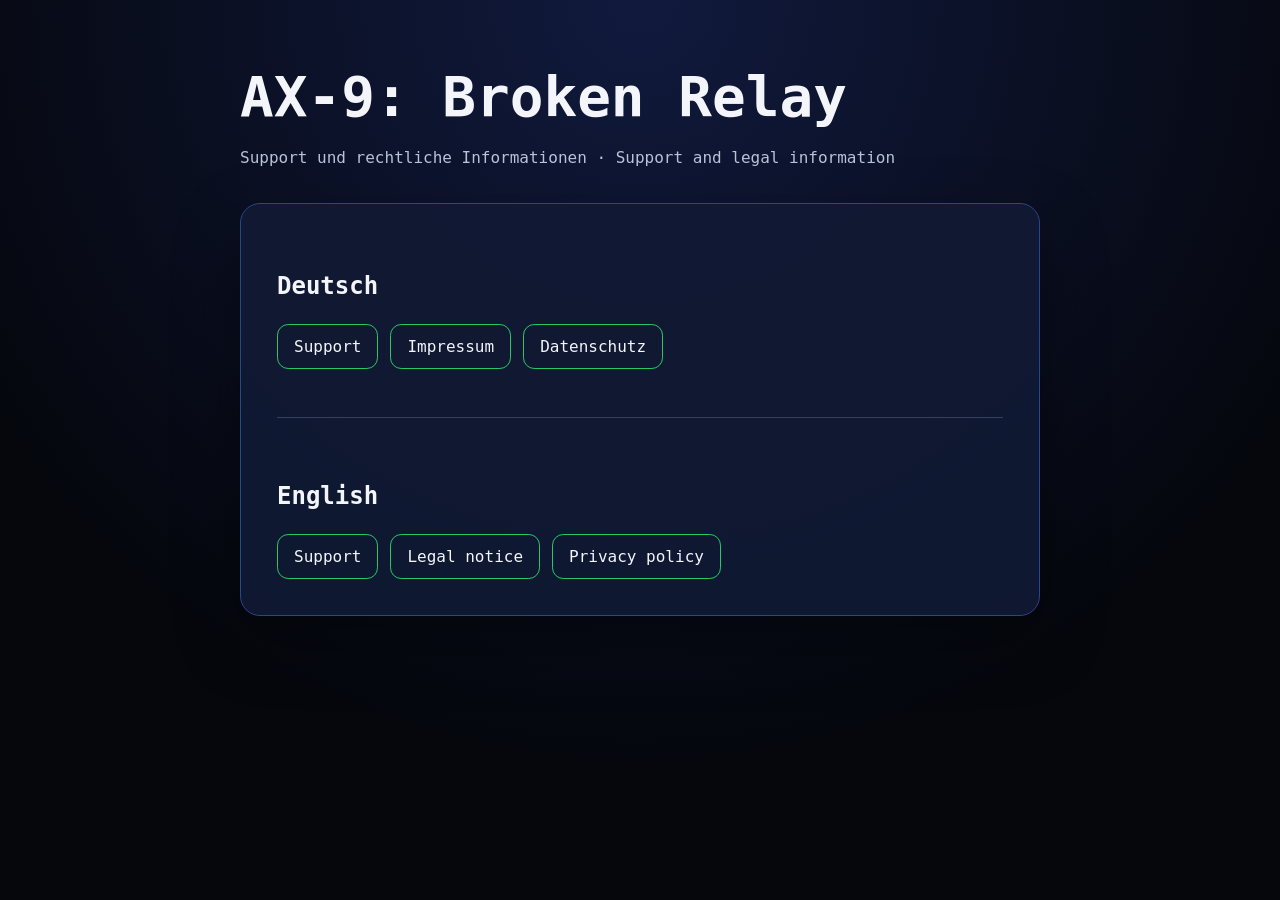
<file: index.html>
<!doctype html>
<html lang="de">
<head>
  <meta charset="utf-8">
  <meta name="viewport" content="width=device-width, initial-scale=1">
  <meta name="description" content="Support und rechtliche Informationen für AX-9: Broken Relay.">
  <title>AX-9: Broken Relay – Support &amp; Legal</title>
  <link rel="stylesheet" href="styles.css">
</head>
<body>
  <main>
    <header>
      <h1>AX-9: Broken Relay</h1>
      <p class="muted">Support und rechtliche Informationen · Support and legal information</p>
    </header>
    <section class="panel">
      <h2>Deutsch</h2>
      <nav aria-label="Support und rechtliche Seiten auf Deutsch">
        <a class="button" href="support/">Support</a>
        <a class="button" href="imprint/">Impressum</a>
        <a class="button" href="privacy/">Datenschutz</a>
      </nav>
      <div class="language">
        <h2>English</h2>
        <nav aria-label="Support and legal pages in English">
          <a class="button" href="support/#english">Support</a>
          <a class="button" href="imprint/#english">Legal notice</a>
          <a class="button" href="privacy/#english">Privacy policy</a>
        </nav>
      </div>
    </section>
  </main>
</body>
</html>
</file>
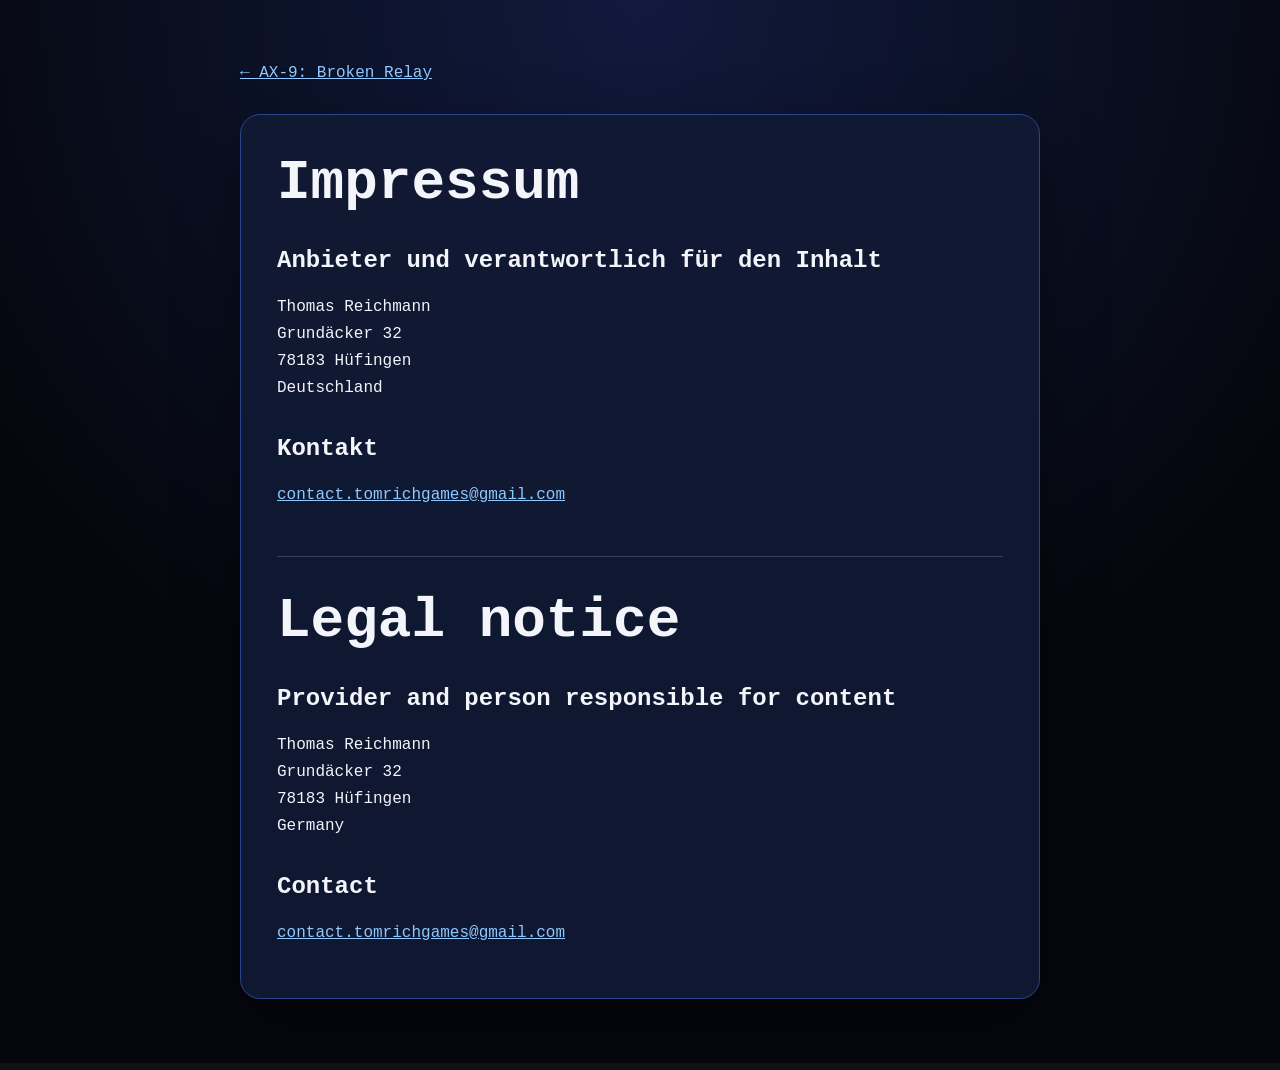
<file: imprint/index.html>
<!doctype html>
<html lang="de">
<head>
  <meta charset="utf-8">
  <meta name="viewport" content="width=device-width, initial-scale=1">
  <meta name="description" content="Impressum für AX-9: Broken Relay.">
  <title>Impressum – AX-9: Broken Relay</title>
  <link rel="stylesheet" href="../styles.css">
</head>
<body>
  <main>
    <header><a href="../">← AX-9: Broken Relay</a></header>
    <article class="panel">
      <h1>Impressum</h1>
      <h2>Anbieter und verantwortlich für den Inhalt</h2>
      <address>
        Thomas Reichmann<br>
        Grundäcker 32<br>
        78183 Hüfingen<br>
        Deutschland
      </address>
      <h2>Kontakt</h2>
      <p><a href="mailto:contact.tomrichgames@gmail.com">contact.tomrichgames@gmail.com</a></p>

      <section class="language" id="english" lang="en">
        <h1>Legal notice</h1>
        <h2>Provider and person responsible for content</h2>
        <address>
          Thomas Reichmann<br>
          Grundäcker 32<br>
          78183 Hüfingen<br>
          Germany
        </address>
        <h2>Contact</h2>
        <p><a href="mailto:contact.tomrichgames@gmail.com">contact.tomrichgames@gmail.com</a></p>
      </section>
    </article>
  </main>
</body>
</html>
</file>
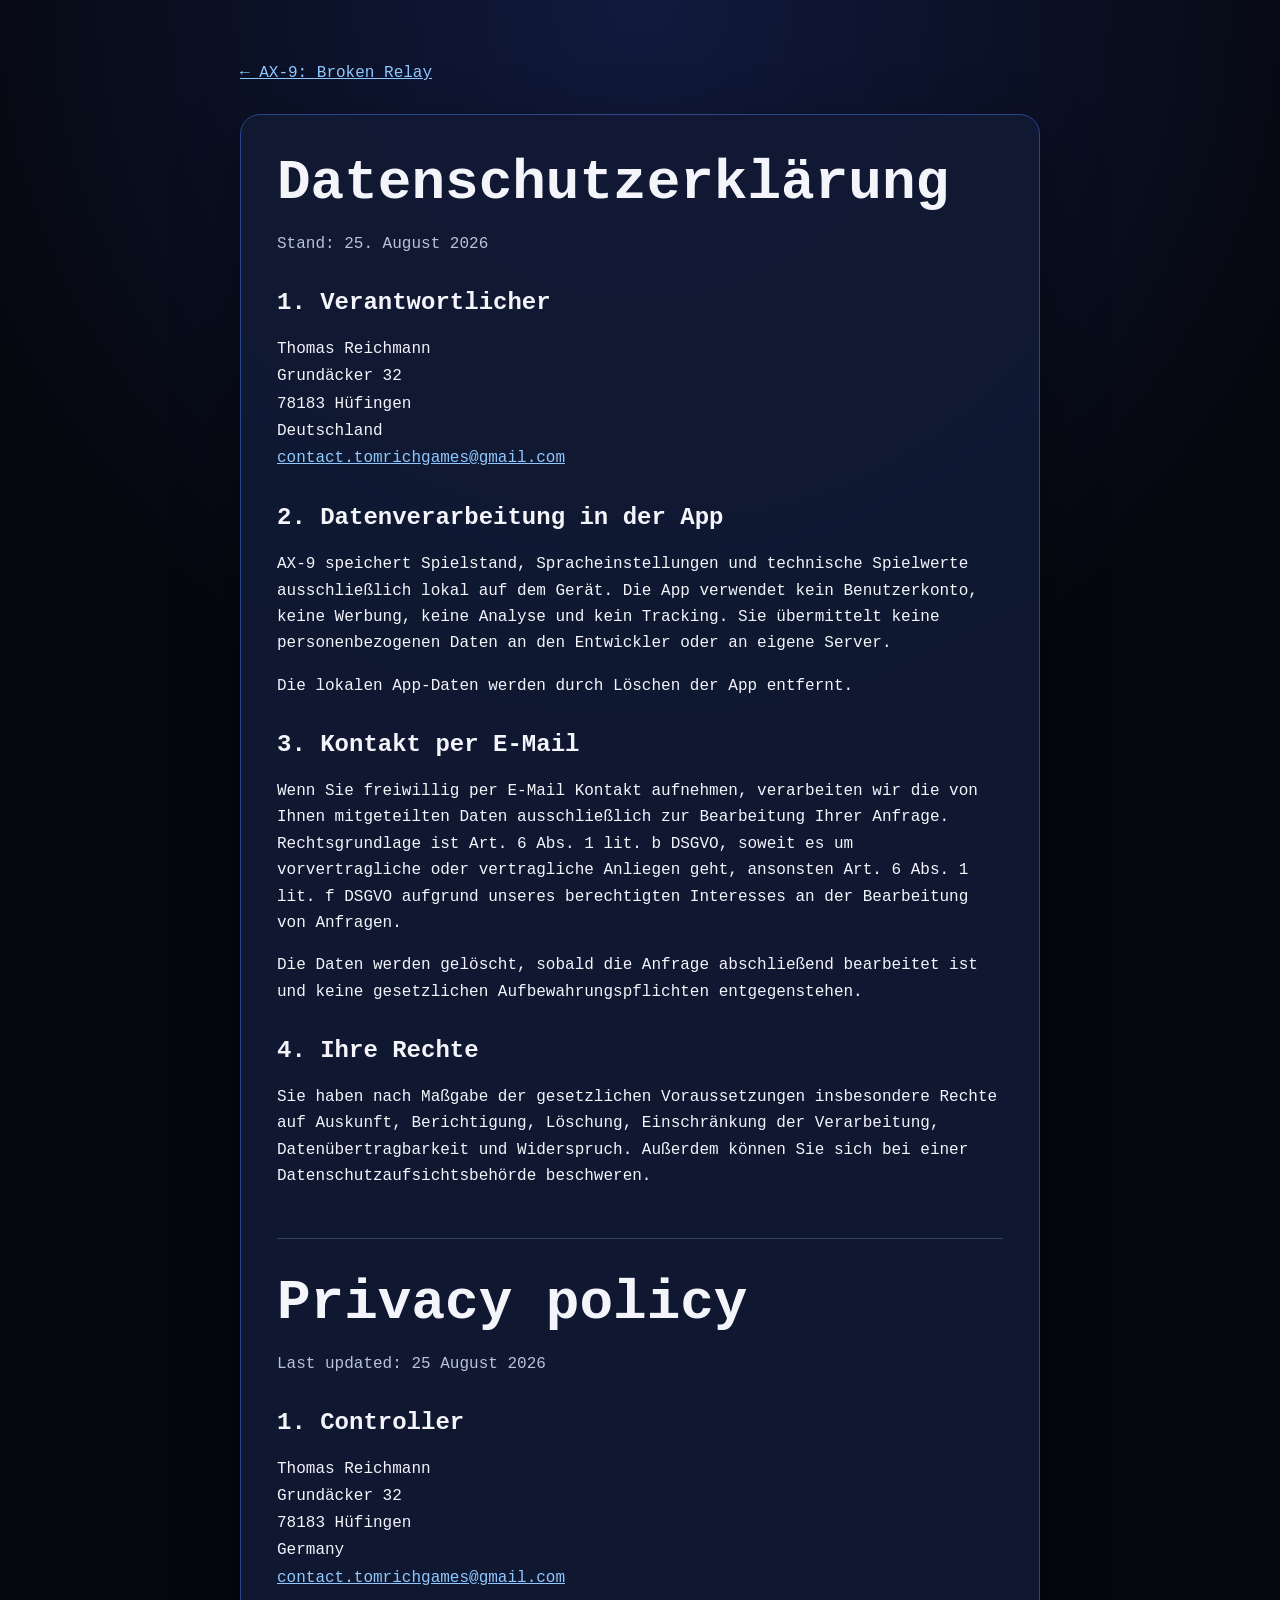
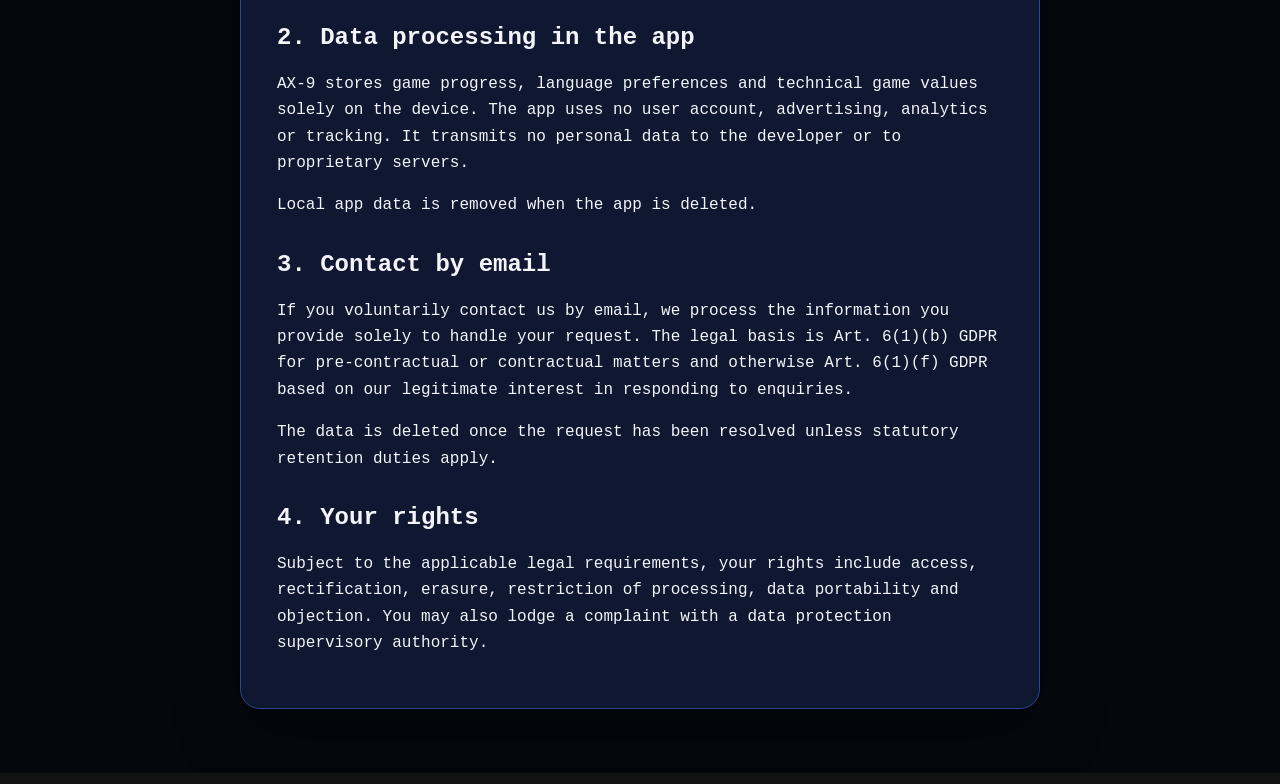
<file: privacy/index.html>
<!doctype html>
<html lang="de">
<head>
  <meta charset="utf-8">
  <meta name="viewport" content="width=device-width, initial-scale=1">
  <meta name="description" content="Datenschutzerklärung für AX-9: Broken Relay.">
  <title>Datenschutz – AX-9: Broken Relay</title>
  <link rel="stylesheet" href="../styles.css">
</head>
<body>
  <main>
    <header><a href="../">← AX-9: Broken Relay</a></header>
    <article class="panel">
      <h1>Datenschutzerklärung</h1>
      <p class="muted">Stand: 25. August 2026</p>

      <h2>1. Verantwortlicher</h2>
      <address>
        Thomas Reichmann<br>
        Grundäcker 32<br>
        78183 Hüfingen<br>
        Deutschland<br>
        <a href="mailto:contact.tomrichgames@gmail.com">contact.tomrichgames@gmail.com</a>
      </address>

      <h2>2. Datenverarbeitung in der App</h2>
      <p>AX-9 speichert Spielstand, Spracheinstellungen und technische Spielwerte ausschließlich lokal auf dem Gerät. Die App verwendet kein Benutzerkonto, keine Werbung, keine Analyse und kein Tracking. Sie übermittelt keine personenbezogenen Daten an den Entwickler oder an eigene Server.</p>
      <p>Die lokalen App-Daten werden durch Löschen der App entfernt.</p>

      <h2>3. Kontakt per E-Mail</h2>
      <p>Wenn Sie freiwillig per E-Mail Kontakt aufnehmen, verarbeiten wir die von Ihnen mitgeteilten Daten ausschließlich zur Bearbeitung Ihrer Anfrage. Rechtsgrundlage ist Art. 6 Abs. 1 lit. b DSGVO, soweit es um vorvertragliche oder vertragliche Anliegen geht, ansonsten Art. 6 Abs. 1 lit. f DSGVO aufgrund unseres berechtigten Interesses an der Bearbeitung von Anfragen.</p>
      <p>Die Daten werden gelöscht, sobald die Anfrage abschließend bearbeitet ist und keine gesetzlichen Aufbewahrungspflichten entgegenstehen.</p>

      <h2>4. Ihre Rechte</h2>
      <p>Sie haben nach Maßgabe der gesetzlichen Voraussetzungen insbesondere Rechte auf Auskunft, Berichtigung, Löschung, Einschränkung der Verarbeitung, Datenübertragbarkeit und Widerspruch. Außerdem können Sie sich bei einer Datenschutzaufsichtsbehörde beschweren.</p>

      <section class="language" id="english" lang="en">
        <h1>Privacy policy</h1>
        <p class="muted">Last updated: 25 August 2026</p>

        <h2>1. Controller</h2>
        <address>
          Thomas Reichmann<br>
          Grundäcker 32<br>
          78183 Hüfingen<br>
          Germany<br>
          <a href="mailto:contact.tomrichgames@gmail.com">contact.tomrichgames@gmail.com</a>
        </address>

        <h2>2. Data processing in the app</h2>
        <p>AX-9 stores game progress, language preferences and technical game values solely on the device. The app uses no user account, advertising, analytics or tracking. It transmits no personal data to the developer or to proprietary servers.</p>
        <p>Local app data is removed when the app is deleted.</p>

        <h2>3. Contact by email</h2>
        <p>If you voluntarily contact us by email, we process the information you provide solely to handle your request. The legal basis is Art. 6(1)(b) GDPR for pre-contractual or contractual matters and otherwise Art. 6(1)(f) GDPR based on our legitimate interest in responding to enquiries.</p>
        <p>The data is deleted once the request has been resolved unless statutory retention duties apply.</p>

        <h2>4. Your rights</h2>
        <p>Subject to the applicable legal requirements, your rights include access, rectification, erasure, restriction of processing, data portability and objection. You may also lodge a complaint with a data protection supervisory authority.</p>
      </section>
    </article>
  </main>
</body>
</html>
</file>
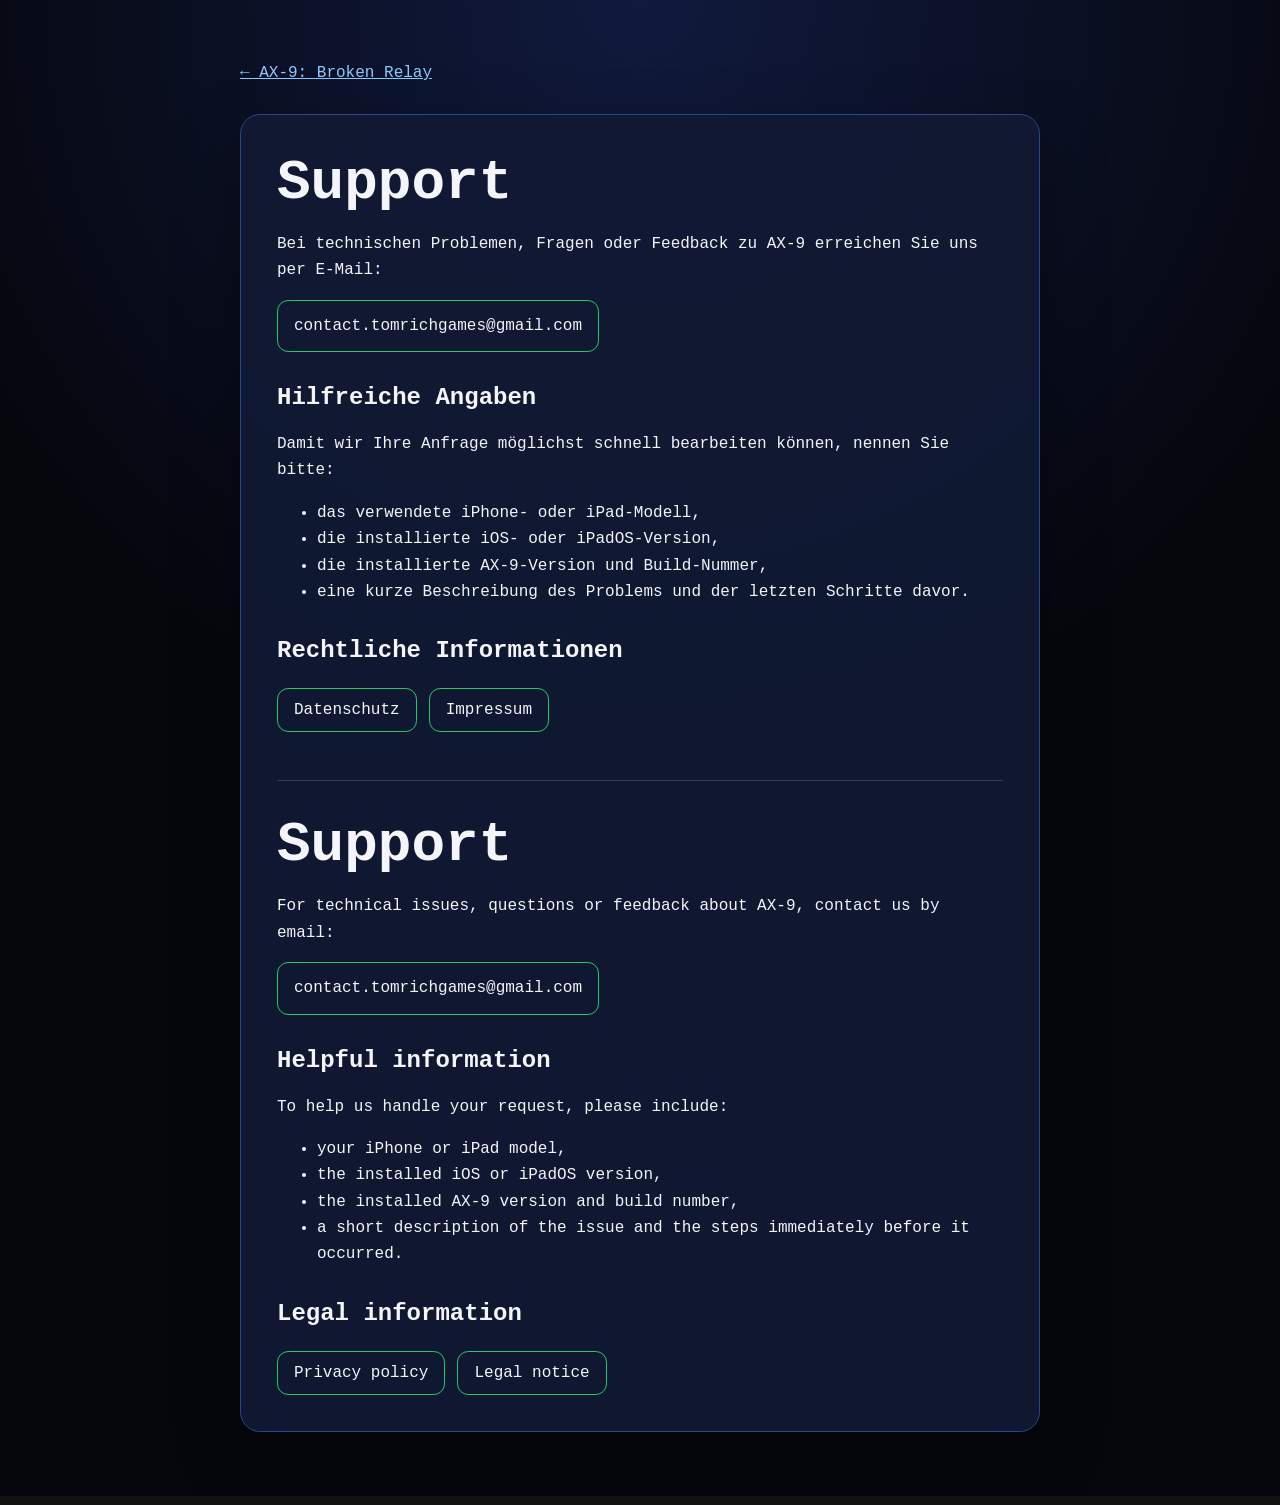
<file: support/index.html>
<!doctype html>
<html lang="de">
<head>
  <meta charset="utf-8">
  <meta name="viewport" content="width=device-width, initial-scale=1">
  <meta name="description" content="Support und Kontakt für AX-9: Broken Relay.">
  <title>Support – AX-9: Broken Relay</title>
  <link rel="stylesheet" href="../styles.css">
</head>
<body>
  <main>
    <header><a href="../">← AX-9: Broken Relay</a></header>
    <article class="panel">
      <h1>Support</h1>
      <p>Bei technischen Problemen, Fragen oder Feedback zu AX-9 erreichen Sie uns per E-Mail:</p>
      <p><a class="button" href="mailto:contact.tomrichgames@gmail.com?subject=AX-9%20Support">contact.tomrichgames@gmail.com</a></p>

      <h2>Hilfreiche Angaben</h2>
      <p>Damit wir Ihre Anfrage möglichst schnell bearbeiten können, nennen Sie bitte:</p>
      <ul>
        <li>das verwendete iPhone- oder iPad-Modell,</li>
        <li>die installierte iOS- oder iPadOS-Version,</li>
        <li>die installierte AX-9-Version und Build-Nummer,</li>
        <li>eine kurze Beschreibung des Problems und der letzten Schritte davor.</li>
      </ul>

      <h2>Rechtliche Informationen</h2>
      <nav aria-label="Rechtliche Seiten auf Deutsch">
        <a class="button" href="../privacy/">Datenschutz</a>
        <a class="button" href="../imprint/">Impressum</a>
      </nav>

      <section class="language" id="english" lang="en">
        <h1>Support</h1>
        <p>For technical issues, questions or feedback about AX-9, contact us by email:</p>
        <p><a class="button" href="mailto:contact.tomrichgames@gmail.com?subject=AX-9%20Support">contact.tomrichgames@gmail.com</a></p>

        <h2>Helpful information</h2>
        <p>To help us handle your request, please include:</p>
        <ul>
          <li>your iPhone or iPad model,</li>
          <li>the installed iOS or iPadOS version,</li>
          <li>the installed AX-9 version and build number,</li>
          <li>a short description of the issue and the steps immediately before it occurred.</li>
        </ul>

        <h2>Legal information</h2>
        <nav aria-label="Legal pages in English">
          <a class="button" href="../privacy/#english">Privacy policy</a>
          <a class="button" href="../imprint/#english">Legal notice</a>
        </nav>
      </section>
    </article>
  </main>
</body>
</html>
</file>
<file: styles.css>
:root {
  color-scheme: dark;
  --background: #05070d;
  --panel: #101934;
  --line: #29458c;
  --text: #f3f5fb;
  --muted: #b9c2d8;
  --accent: #27c967;
  font-family: ui-monospace, SFMono-Regular, Menlo, Monaco, Consolas, monospace;
}

* { box-sizing: border-box; }

body {
  margin: 0;
  min-height: 100vh;
  background: radial-gradient(circle at top, #111a3e 0, var(--background) 48rem);
  color: var(--text);
}

main {
  width: min(50rem, calc(100% - 2rem));
  margin: 0 auto;
  padding: 4rem 0;
}

header { margin-bottom: 2rem; }
h1 { margin: 0 0 .5rem; font-size: clamp(2rem, 7vw, 3.5rem); }
h2 { margin-top: 2rem; }
p, li { line-height: 1.65; }
.muted { color: var(--muted); }

.panel {
  padding: clamp(1.25rem, 4vw, 2.25rem);
  border: 1px solid var(--line);
  border-radius: 1.25rem;
  background: color-mix(in srgb, var(--panel) 94%, transparent);
  box-shadow: 0 1.5rem 4rem rgba(0, 0, 0, .35);
}

nav { display: flex; flex-wrap: wrap; gap: .75rem; margin-top: 1.5rem; }
a { color: #8fc8ff; }
.button {
  display: inline-block;
  padding: .75rem 1rem;
  border: 1px solid var(--accent);
  border-radius: .7rem;
  color: var(--text);
  text-decoration: none;
}
.button:hover, .button:focus-visible { background: #137535; }
.language { margin-top: 3rem; padding-top: 2rem; border-top: 1px solid #34405e; }
address { font-style: normal; line-height: 1.7; }
footer { margin-top: 2rem; color: var(--muted); font-size: .9rem; }
</file>
